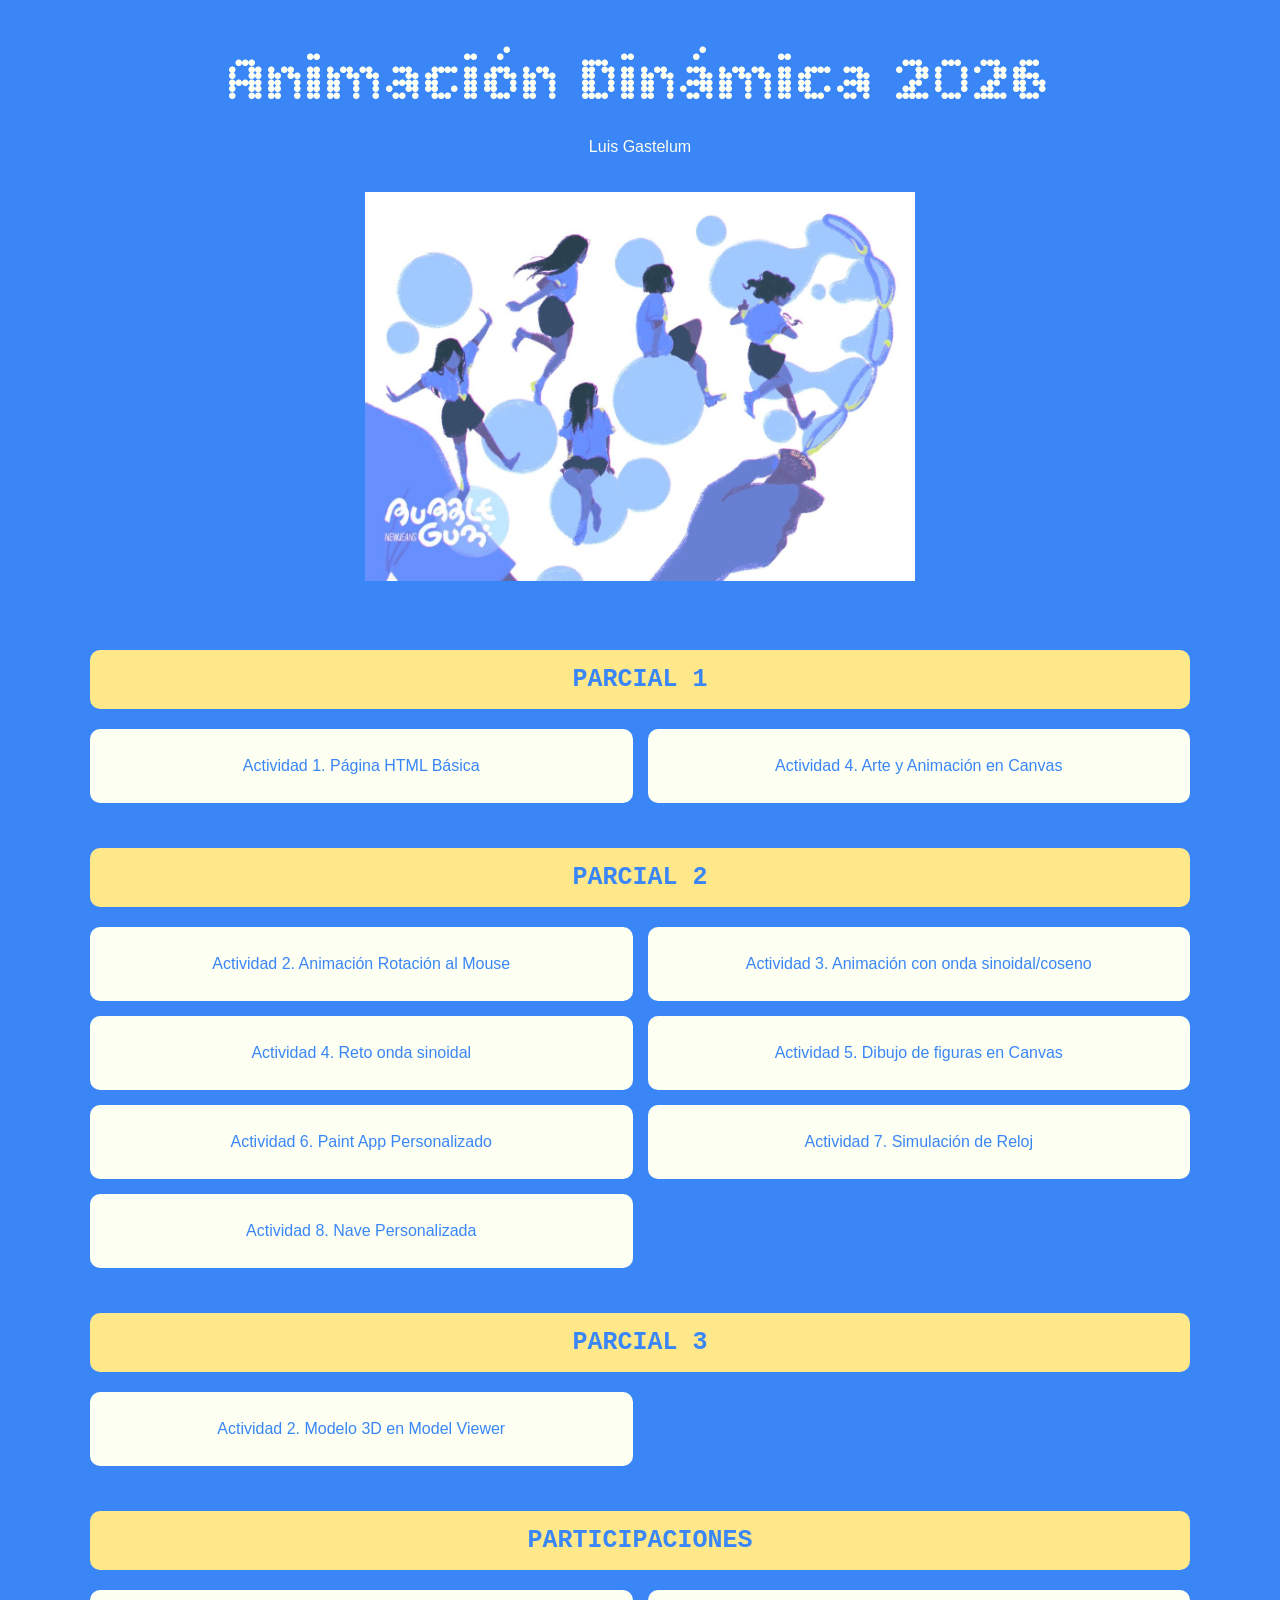
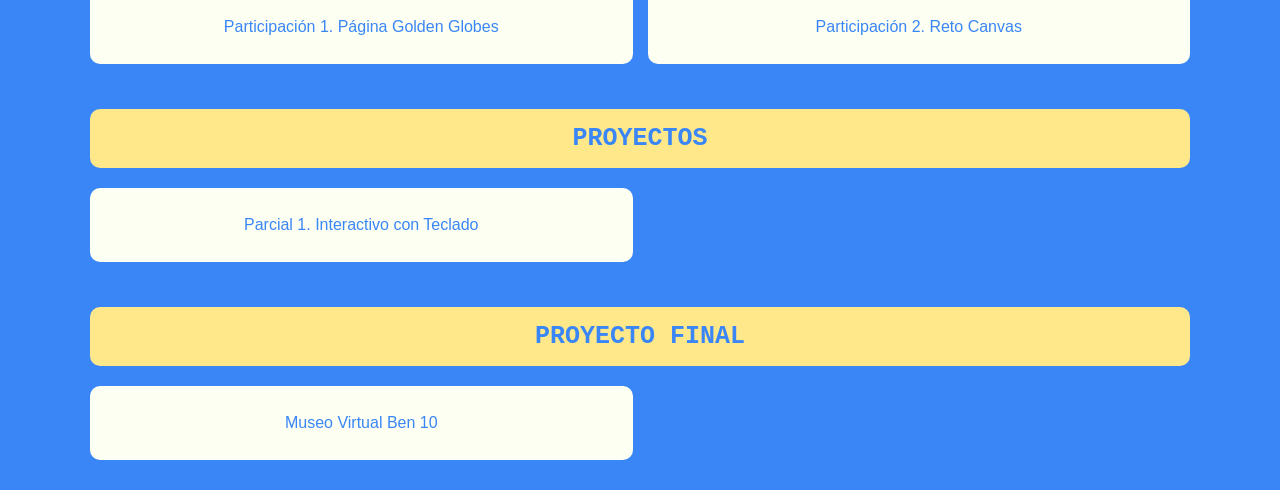
<file: index.html>
<!doctype html>
<html>
<head>
  <link rel="preconnect" href="https://fonts.googleapis.com">
  <link rel="preconnect" href="https://fonts.gstatic.com" crossorigin>
  <link href="https://fonts.googleapis.com/css2?family=Bitcount+Prop+Double:wght@100..900&display=swap" rel="stylesheet">

  <meta charset="utf-8">
  <meta name="viewport" content="width=device-width, initial-scale=1.0">

  <title>Animación Dinámica Luis Gastelum</title>

  <style>
    body {
      background-color: rgb(58, 134, 247);
      text-align: center;
      font-family: Verdana, Geneva, Tahoma, sans-serif;
      margin: 30px;
    }

    h1 {
      color: #fcfff1;
      font-family: "Bitcount Prop Double", system-ui;
      font-weight: 400;
      font-size: 65px;
      margin-bottom: 10px;
    }

    h2 {
      color: rgb(58, 134, 247);
      background-color: #ffe88a;
      font-family: monospace;
      font-size: 25px;
      padding: 15px;
      border-radius: 10px;
      margin-top: 45px;
      margin-bottom: 20px;
    }

    p {
      color: #fcfff1;
      font-size: 16px;
    }

    img {
      width: 80%;
      max-width: 550px;
      height: auto;
      margin: 20px 0;
    }

    .contenido {
      max-width: 1100px;
      margin: auto;
    }

    .actividades {
      display: grid;
      grid-template-columns: 1fr 1fr;
      gap: 15px;
    }

    .actividad {
      background-color: #fcfff1;
      color: rgb(58, 134, 247);
      font-family: Verdana, Geneva, Tahoma, sans-serif;
      border-radius: 10px;
      padding: 25px;
      text-decoration: none;
      font-size: 16px;
      line-height: 1.5;
    }

    @media (max-width: 600px) {
      h1 {
        font-size: 40px;
      }

      .actividades {
        grid-template-columns: 1fr;
      }

      body {
        margin: 15px;
      }
    }
  </style>
</head>

<body>

  <div class="contenido">

    <h1>Animación Dinámica 2026</h1>

    <p>Luis Gastelum</p>

    <img src="menu.jpg" alt="Burbujas Menu">

    <h2>PARCIAL 1</h2>

    <div class="actividades">

      <a class="actividad" href="actividades/a2/pagina01.html">
        Actividad 1. Página HTML Básica
      </a>

      <a class="actividad" href="actividades/a4/actividad04.html">
        Actividad 4. Arte y Animación en Canvas
      </a>

    </div>


    <h2>PARCIAL 2</h2>

    <div class="actividades">

      <a class="actividad" href="actividades/a2p2/a2-rotacion-mouse.html">
        Actividad 2. Animación Rotación al Mouse
      </a>

      <a class="actividad" href="actividades/a3p2/actividad-03-sinoidal-coseno.html">
        Actividad 3. Animación con onda sinoidal/coseno
      </a>

      <a class="actividad" href="actividades/a4p2/actividad-04-reto.html">
        Actividad 4. Reto onda sinoidal
      </a>

      <a class="actividad" href="actividades/a5p2/actividad-05-p2.html">
        Actividad 5. Dibujo de figuras en Canvas
      </a>

      <a class="actividad" href="actividades/a6p2/actividad-06.html">
        Actividad 6. Paint App Personalizado
      </a>

      <a class="actividad" href="actividades/a7p2/actividad-07.html">
        Actividad 7. Simulación de Reloj
      </a>

      <a class="actividad" href="actividades/a8p2/actividad-08.html">
        Actividad 8. Nave Personalizada
      </a>

    </div>


    <h2>PARCIAL 3</h2>

    <div class="actividades">

      <a class="actividad" href="actividades/a2p3/index.html">
        Actividad 2. Modelo 3D en Model Viewer
      </a>

    </div>


    <h2>PARTICIPACIONES</h2>

    <div class="actividades">

      <a class="actividad" href="actividades/p1/participacion01.html">
        Participación 1. Página Golden Globes
      </a>

      <a class="actividad" href="actividades/p2/participacion02.html">
        Participación 2. Reto Canvas
      </a>

    </div>


    <h2>PROYECTOS</h2>

    <div class="actividades">

      <a class="actividad" href="actividades/parcial1/proyecto_newjeans.html">
        Parcial 1. Interactivo con Teclado
      </a>

    </div>


    <h2>PROYECTO FINAL</h2>

    <div class="actividades">

      <a class="actividad" href="https://krenkzz.itch.io/ben-10-museo-virtual">
        Museo Virtual Ben 10
      </a>

    </div>

  </div>

</body>
</html>
</file>
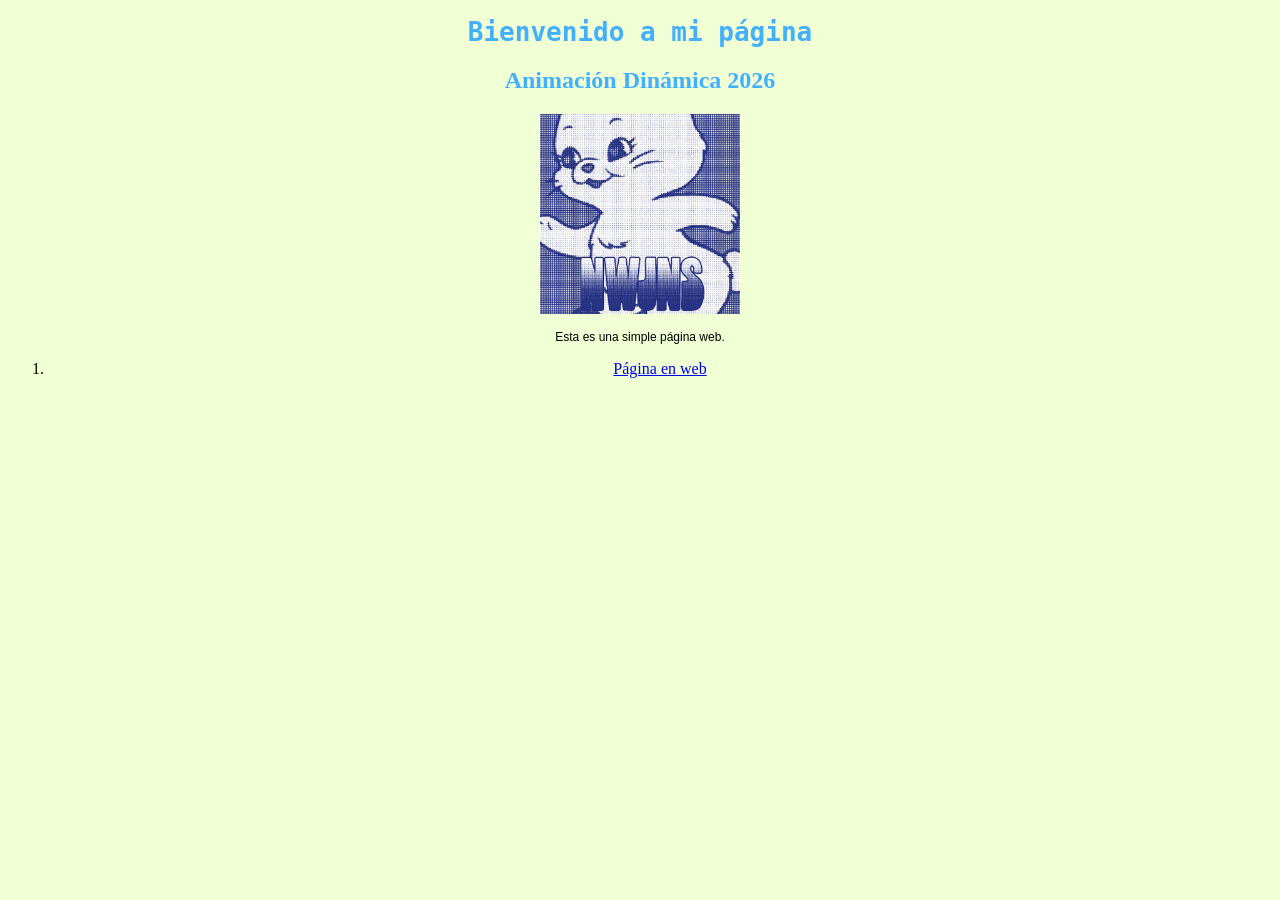
<file: actividades/a2/index.html>
<!doctype html>
<html>
 <head>
   <meta charset="utf-8">
   <title>Mi primera página</title>
   <style>
    body {
       background-color:rgb(240, 255, 212);
       text-align: center;
     }
     h1 {
       color:rgb(66, 176, 255);
       font-family: monospace;
     }
     h2 {
       color:rgb(66, 176, 255);
       font-family: 'Times New Roman', Times, serif;
     }
     p {
       font-family: Verdana, Geneva, Tahoma, sans-serif;
       font-size: 12px;
     }
   </style>
 </head>
 <body>
    <h1>Bienvenido a mi página</h1>
    <h2>Animación Dinámica 2026</h2>
    <img src="newjeans.jpg" alt="NewJeans" width="200" height="200">
    <p>Esta es una simple página web.</p>
    <ol>
        <li><a href="https://www.cetys.mx">Página en web</a></li>
    </ol>
 </body>
</html>
</file>
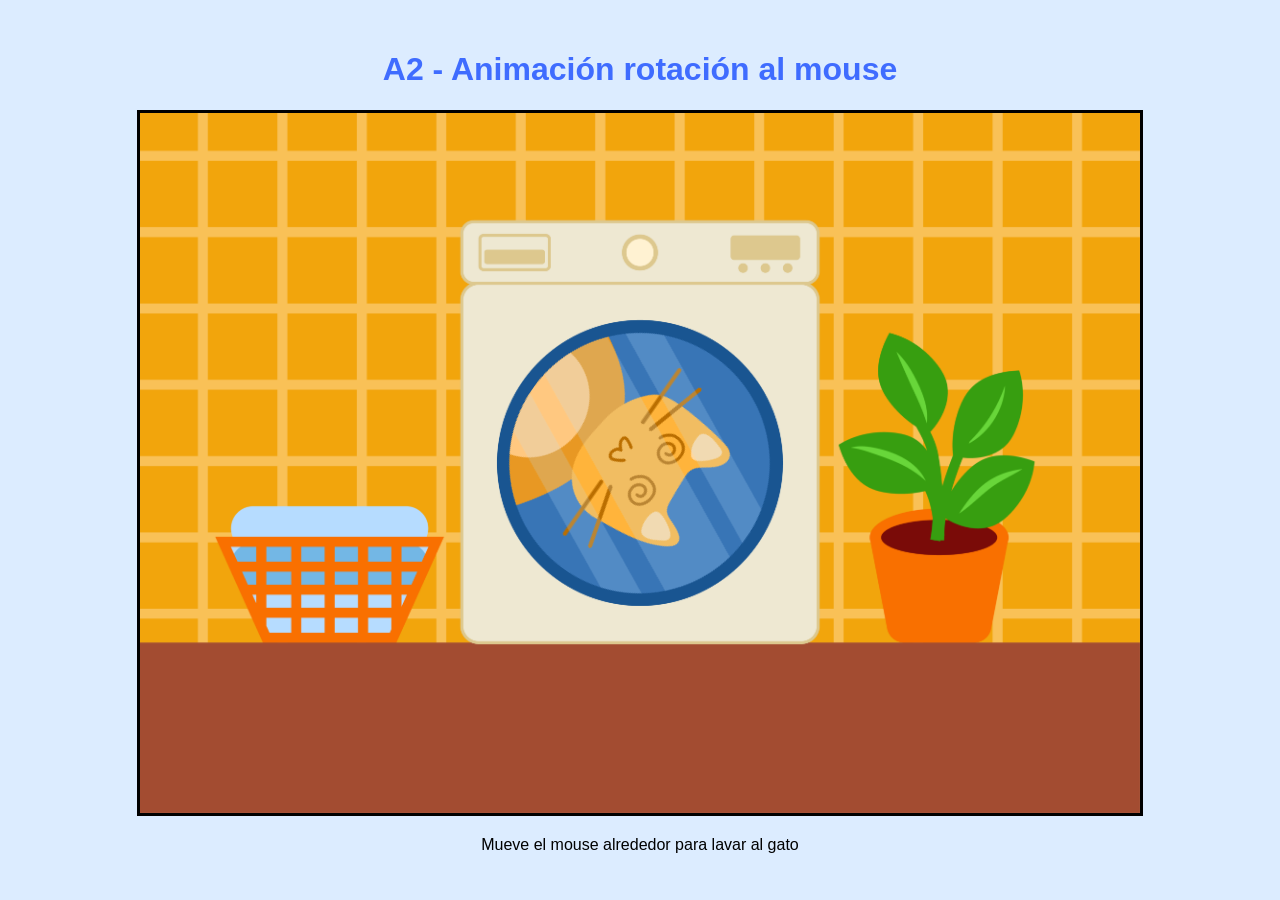
<file: actividades/a2p2/a2-rotacion-mouse.html>
<!doctype html>
<html>
<head>
    <meta charset="utf-8">
    <title>Actividad 2 Rotación con Mouse</title>
    <style>
        body{
            text-align: center;
            background-color: #dcecff;
            font-family: Arial, sans-serif;
            margin: 0;
            padding: 30px;
        }
        h1{
            font-family: Arial, sans-serif;
            color: #3f6cff;
        }
        canvas{
            border: 3px solid black;
            background-color: white;
            background-image: url("escenario.png");
            background-size: cover;
            background-position: center;
            background-repeat: no-repeat;
        }
    </style>
</head>
<body>
    <h1>A2 - Animación rotación al mouse</h1>
    <canvas id="canvas" width="1000" height="700"></canvas>
    <p>Mueve el mouse alrededor para lavar al gato</p>
    <script src="utils.js"></script>
    <script>
    window.onload = function () {
        var canvas = document.getElementById("canvas"),
            context = canvas.getContext("2d"),
            mouse = utils.captureMouse(canvas),
            gato = new Image();
        gato.src = "gato.png";
        (function drawFrame () {
            window.requestAnimationFrame(drawFrame, canvas);
            context.clearRect(
                0,
                0,
                canvas.width,
                canvas.height
            );
            var x = canvas.width / 2;
            var y = canvas.height / 2;
            var dx = mouse.x - x;
            var dy = mouse.y - y;
            var radianes = Math.atan2(dy, dx);
            context.save();
            context.translate(x, y);
            context.rotate(radianes);
            context.drawImage(
                gato,
                -gato.width / 2,
                -gato.height / 2
            );
            context.restore();
        }());
    };
    </script>
</body>
</html>
</file>
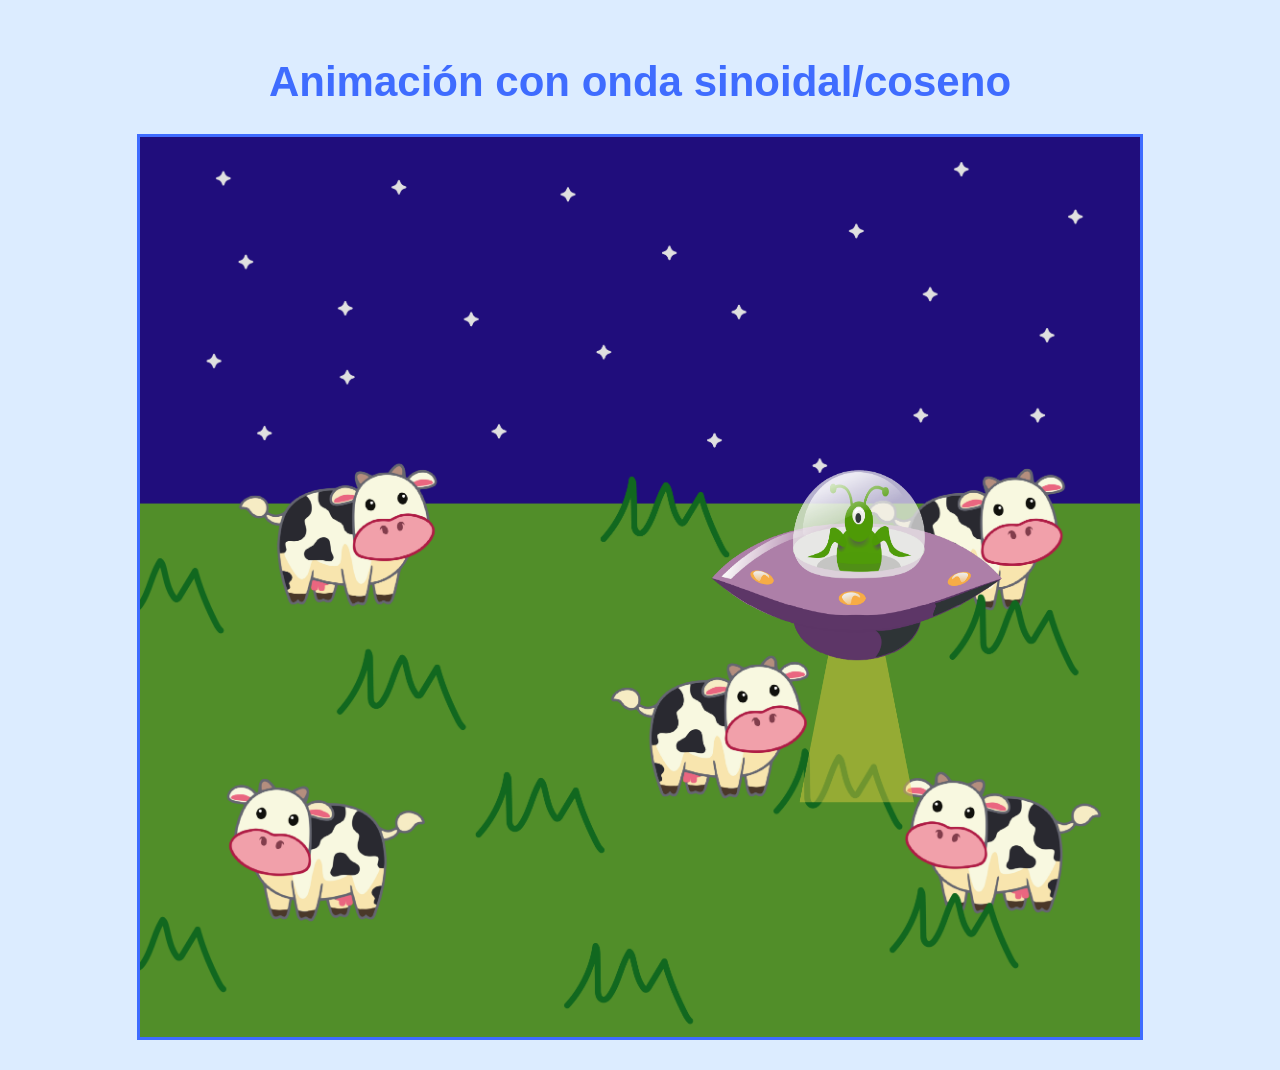
<file: actividades/a3p2/actividad-03-sinoidal-coseno.html>
<!doctype html>
<html>
<head>
  <meta charset="utf-8">
  <title>A3 - Animación con onda sinoidal/coseno</title>
  <link rel="stylesheet" href="style.css">
</head>

<body>

  <h1>Animación con onda sinoidal/coseno</h1>

  <canvas id="canvas" width="1000" height="900"></canvas>

  <script src="./classes/ovni.js"></script>

  <script>
    window.onload = function () {

      var canvas = document.getElementById("canvas"),
          context = canvas.getContext("2d"),
          ovni = new Ovni(),

          angle = 0,
          centerX = canvas.width / 2,
          centerY = canvas.height / 2,

          rangeX = 250,
          rangeY = 100,

          centerScale = 1,
          rangeScale = 0.2,

          speed = 0.03;


      (function drawFrame() {

        window.requestAnimationFrame(drawFrame, canvas);

        context.clearRect(
          0,
          0,
          canvas.width,
          canvas.height
        );


        // MOVIMIENTO HORIZONTAL - SENO
        ovni.x =
          centerX + Math.sin(angle) * rangeX;


        // MOVIMIENTO VERTICAL - COSENO
        ovni.y =
          centerY + Math.cos(angle) * rangeY;


        // PULSO
        ovni.scaleX =
          ovni.scaleY =
          centerScale + Math.sin(angle * 3) * rangeScale;


        angle += speed;


        ovni.draw(context);

      }());

    };
  </script>

</body>
</html>
</file>
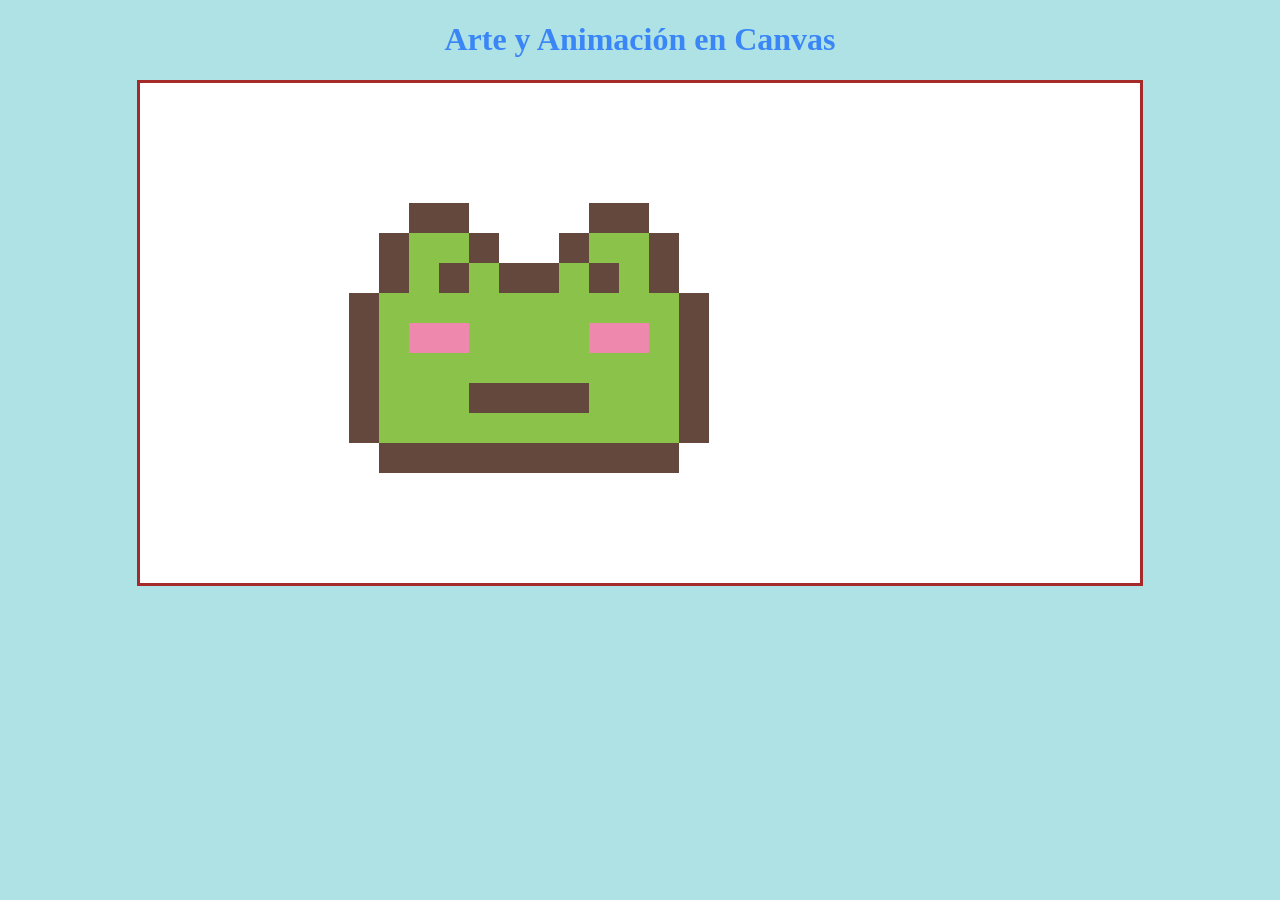
<file: actividades/a4/actividad04.html>
<!doctype html>
<html>
<head>
    <meta charset="utf-8">
    <title>A4 - Arte en Canvas</title>

    <style>
        body{
            text-align: center;
            background-color: rgb(174, 226, 228);
        }

        h1{
            color: rgb(58, 134, 247);
            font-family: 'Times New Roman', Times, serif;
        }

        canvas{
            border: 3px solid brown;
            background-color: white;
        }
    </style>

    <script>

        var x = 20;
        var dx = 3;

        var pixel = 30;

        var anchoRana = 12 * pixel;


        function rana(context){

            context.fillStyle = "#65483d";

            context.fillRect(x + pixel * 2, 120, pixel * 2, pixel);
            context.fillRect(x + pixel * 8, 120, pixel * 2, pixel);

            context.fillRect(x + pixel, 150, pixel, pixel * 2);
            context.fillRect(x + pixel * 4, 150, pixel, pixel);
            context.fillRect(x + pixel * 7, 150, pixel, pixel);
            context.fillRect(x + pixel * 10, 150, pixel, pixel * 2);

            context.fillRect(x + pixel * 3, 180, pixel, pixel);
            context.fillRect(x + pixel * 8, 180, pixel, pixel);

            context.fillRect(x + pixel * 5, 180, pixel, pixel);
            context.fillRect(x + pixel * 6, 180, pixel, pixel);

            context.fillRect(x, 210, pixel, pixel * 5);
            context.fillRect(x + pixel * 11, 210, pixel, pixel * 5);

            context.fillRect(x + pixel * 4, 300, pixel * 4, pixel);

            context.fillRect(x + pixel, 360, pixel * 10, pixel);

            context.fillStyle = "#8bc34a";

            context.fillRect(x + pixel * 2, 150, pixel * 2, pixel);
            context.fillRect(x + pixel * 8, 150, pixel * 2, pixel);

            context.fillRect(x + pixel * 2, 180, pixel, pixel);
            context.fillRect(x + pixel * 4, 180, pixel, pixel);
            context.fillRect(x + pixel * 7, 180, pixel, pixel);
            context.fillRect(x + pixel * 9, 180, pixel, pixel);

            context.fillRect(x + pixel, 210, pixel * 10, pixel * 5);

            context.fillStyle = "#65483d";

            context.fillRect(x + pixel * 5, 180, pixel, pixel);
            context.fillRect(x + pixel * 6, 180, pixel, pixel);

            context.fillRect(x + pixel * 4, 300, pixel * 4, pixel);

            context.fillStyle = "#ef88ad";

            context.fillRect(x + pixel * 2, 240, pixel * 2, pixel);
            context.fillRect(x + pixel * 8, 240, pixel * 2, pixel);
        }


        function animate(){

            requestAnimationFrame(animate);

            var canvas = document.getElementById("micanvas");
            var context = canvas.getContext("2d");

            context.clearRect(0, 0, canvas.width, canvas.height);

            rana(context);


            if(x + anchoRana >= canvas.width - 20){
                dx = -3;
            }

            if(x <= 20){
                dx = 3;
            }

            x += dx;
        }


        window.onload = function(){
            animate();
        };

    </script>

</head>

<body>

    <h1>Arte y Animación en Canvas</h1>

    <canvas id="micanvas" width="1000" height="500"></canvas>

</body>
</html>
</file>
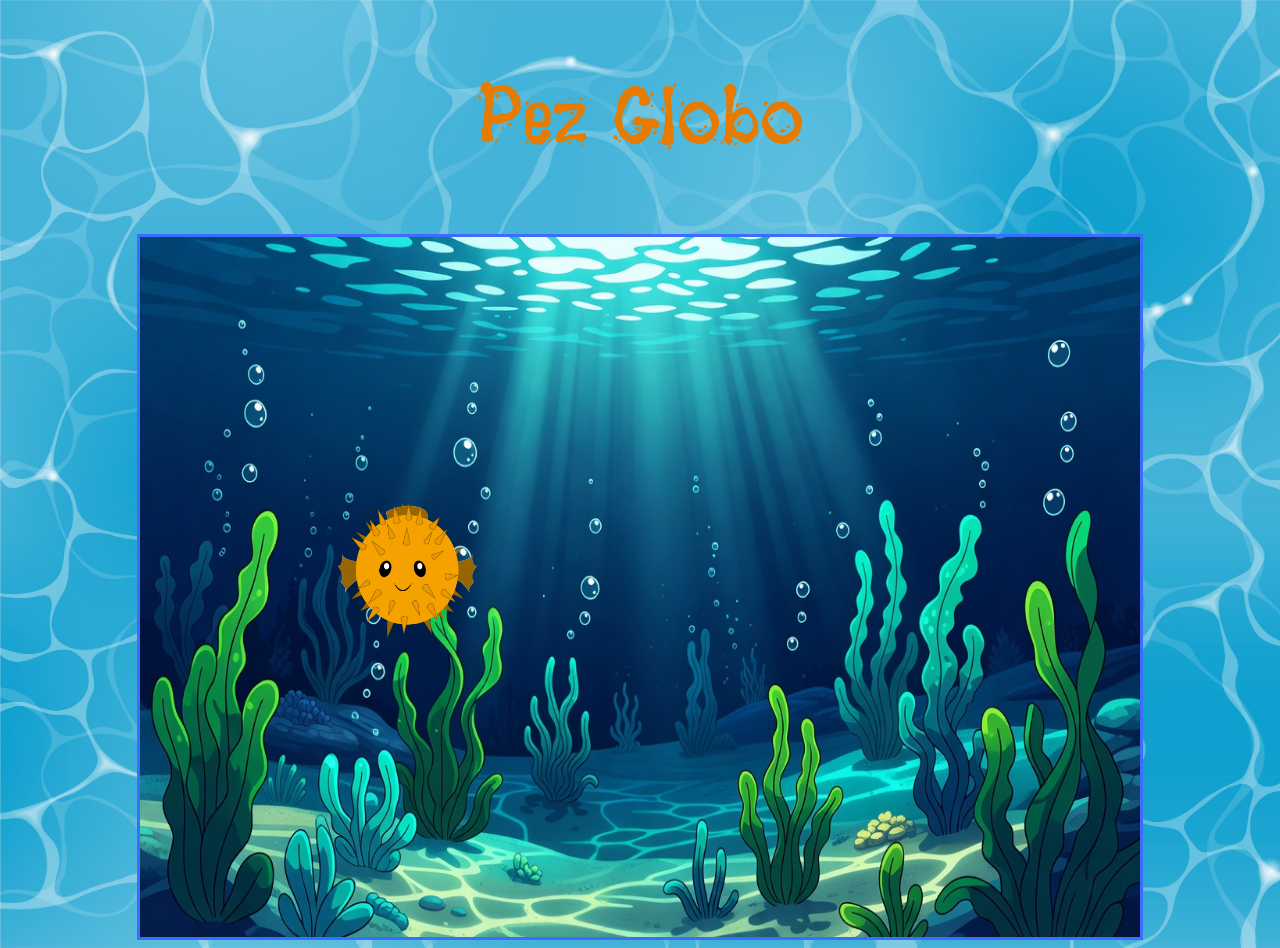
<file: actividades/a4p2/actividad-04-reto.html>
<!doctype html>
<html>
<head>
  <meta charset="utf-8">
  <title>A4 - Reto onda sinoidal</title>
  <link rel="stylesheet" href="style.css">
</head>

<link rel="preconnect" href="https://fonts.googleapis.com">
<link rel="preconnect" href="https://fonts.gstatic.com" crossorigin>
<link href="https://fonts.googleapis.com/css2?family=Black+And+White+Picture&display=swap" rel="stylesheet">

<body>

  <h1>Pez Globo</h1>

  <canvas id="canvas" width="1000" height="700"></canvas>

  <script src="./classes/pez.js"></script>

  <script>
    window.onload = function () {

      var canvas = document.getElementById("canvas"),
          context = canvas.getContext("2d"),
          pez = new Pez(),

          angle = 0,
          centerY = 350,
          range = 120,
          speed = 0.08,
          xspeed = 4;

      pez.x = 100;

      (function drawFrame() {

        window.requestAnimationFrame(drawFrame, canvas);

        context.clearRect(
          0,
          0,
          canvas.width,
          canvas.height
        );

        pez.x += xspeed;

        pez.y =
          centerY + Math.sin(angle) * range;

        if (
          pez.x >= canvas.width - pez.width / 2 ||
          pez.x <= pez.width / 2
        ) {
          xspeed *= -1;
        }

        angle += speed;

        pez.draw(context);

      }());

    };
  </script>

</body>
</html>
</file>
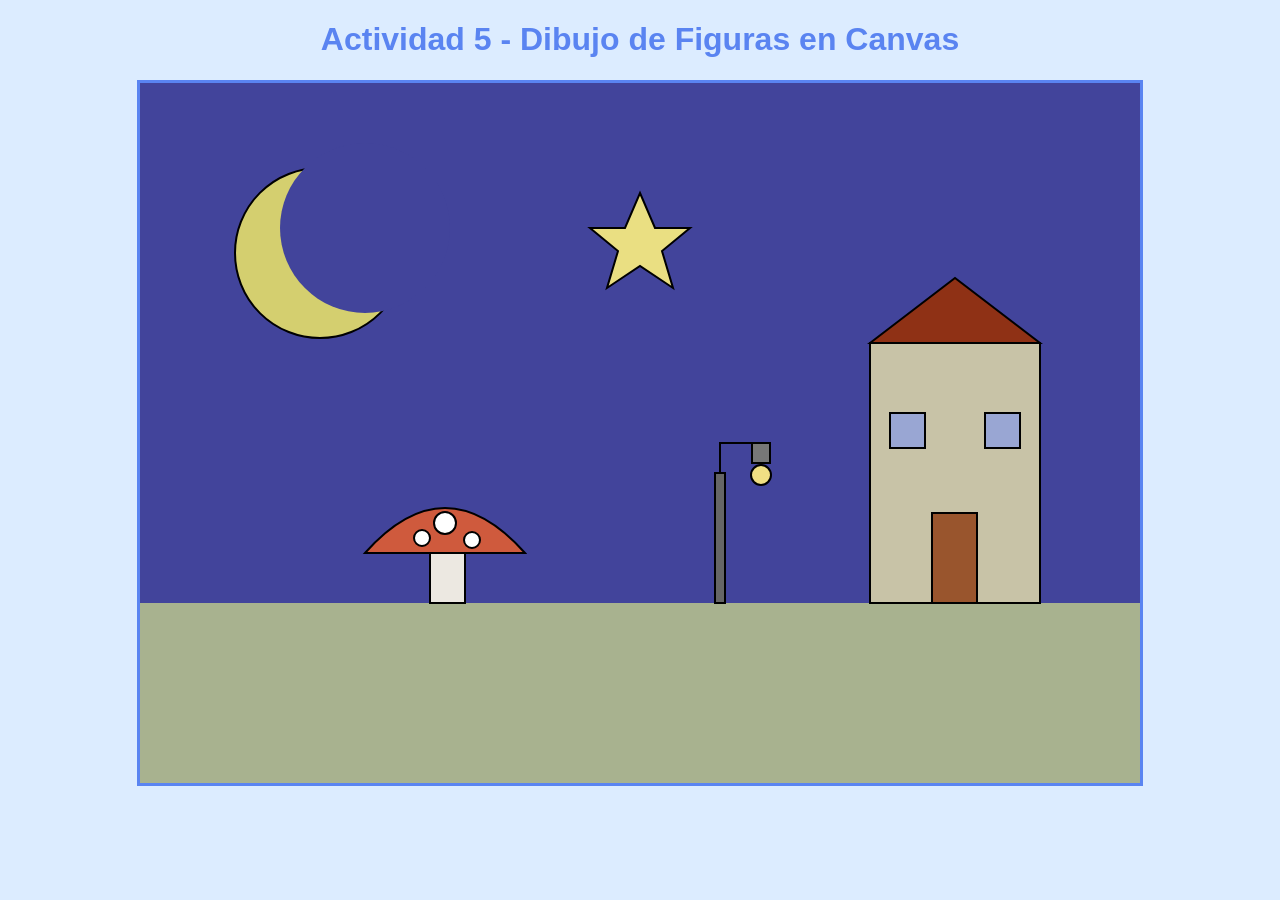
<file: actividades/a5p2/actividad-05-p2.html>
<!doctype html>
<html>
<head>
  <meta charset="utf-8">
  <title>Actividad 5 - Figuras en Canvas</title>

  <style>
    body{
      text-align: center;
      background-color: #dcecff;
      font-family: Arial, sans-serif;
    }

    h1{
      color: #5a84f1;
    }

    canvas{
      border: 3px solid #5a84f1;
      margin-bottom: 30px;
    }
  </style>
</head>

<body>

  <h1>Actividad 5 - Dibujo de Figuras en Canvas</h1>

  <canvas id="canvas" width="1000" height="700"></canvas>

  <script>

    window.onload = function () {
      var canvas = document.getElementById("canvas"),
          context = canvas.getContext("2d");

      context.lineWidth = 2;
      context.strokeStyle = "black";


      context.fillStyle = "#42449b";
      context.fillRect(0, 0, 1000, 520);

      context.fillStyle = "#a8b28f";
      context.fillRect(0, 520, 1000, 180);


      /* luna */
      context.beginPath();
      context.arc(180, 170, 85, 0, Math.PI * 2);
      context.fillStyle = "#d4cf6f";
      context.fill();
      context.stroke();

      context.beginPath();
      context.arc(225, 145, 85, 0, Math.PI * 2);
      context.fillStyle = "#42449b";
      context.fill();


      /* estrella */
      context.beginPath();
      context.moveTo(500, 110);
      context.lineTo(515, 145);
      context.lineTo(550, 145);
      context.lineTo(522, 168);
      context.lineTo(533, 205);
      context.lineTo(500, 183);
      context.lineTo(467, 205);
      context.lineTo(478, 168);
      context.lineTo(450, 145);
      context.lineTo(485, 145);
      context.closePath();

      context.fillStyle = "#eadf82";
      context.fill();
      context.stroke();


      /* casa */
      context.fillStyle = "#c8c3a7";
      context.fillRect(730, 260, 170, 260);
      context.strokeRect(730, 260, 170, 260);

      context.beginPath();
      context.moveTo(730, 260);
      context.lineTo(815, 195);
      context.lineTo(900, 260);
      context.closePath();

      context.fillStyle = "#8f3115";
      context.fill();
      context.stroke();

      context.fillStyle = "#99a6d3";
      context.fillRect(750, 330, 35, 35);
      context.strokeRect(750, 330, 35, 35);

      context.fillRect(845, 330, 35, 35);
      context.strokeRect(845, 330, 35, 35);

      context.fillStyle = "#99552d";
      context.fillRect(792, 430, 45, 90);
      context.strokeRect(792, 430, 45, 90);


      /* honguito */
      context.beginPath();
      context.moveTo(225, 470);
      context.quadraticCurveTo(305, 380, 385, 470);
      context.lineTo(225, 470);
      context.closePath();

      context.fillStyle = "#cf5a3d";
      context.fill();
      context.stroke();

      context.fillStyle = "#ece8e1";
      context.fillRect(290, 470, 35, 50);
      context.strokeRect(290, 470, 35, 50);

      context.beginPath();
      context.arc(282, 455, 8, 0, Math.PI * 2);
      context.fillStyle = "white";
      context.fill();
      context.stroke();

      context.beginPath();
      context.arc(305, 440, 11, 0, Math.PI * 2);
      context.fill();
      context.stroke();

      context.beginPath();
      context.arc(332, 457, 8, 0, Math.PI * 2);
      context.fill();
      context.stroke();


      /* lampara */
      context.fillStyle = "#666666";
      context.fillRect(575, 390, 10, 130);
      context.strokeRect(575, 390, 10, 130);

      context.beginPath();
      context.moveTo(580, 390);
      context.lineTo(580, 360);
      context.lineTo(620, 360);
      context.stroke();

      context.fillStyle = "#777777";
      context.fillRect(612, 360, 18, 20);
      context.strokeRect(612, 360, 18, 20);

      context.beginPath();
      context.arc(621, 392, 10, 0, Math.PI * 2);
      context.fillStyle = "#f0df84";
      context.fill();
      context.stroke();
    };

  </script>

</body>
</html>
</file>
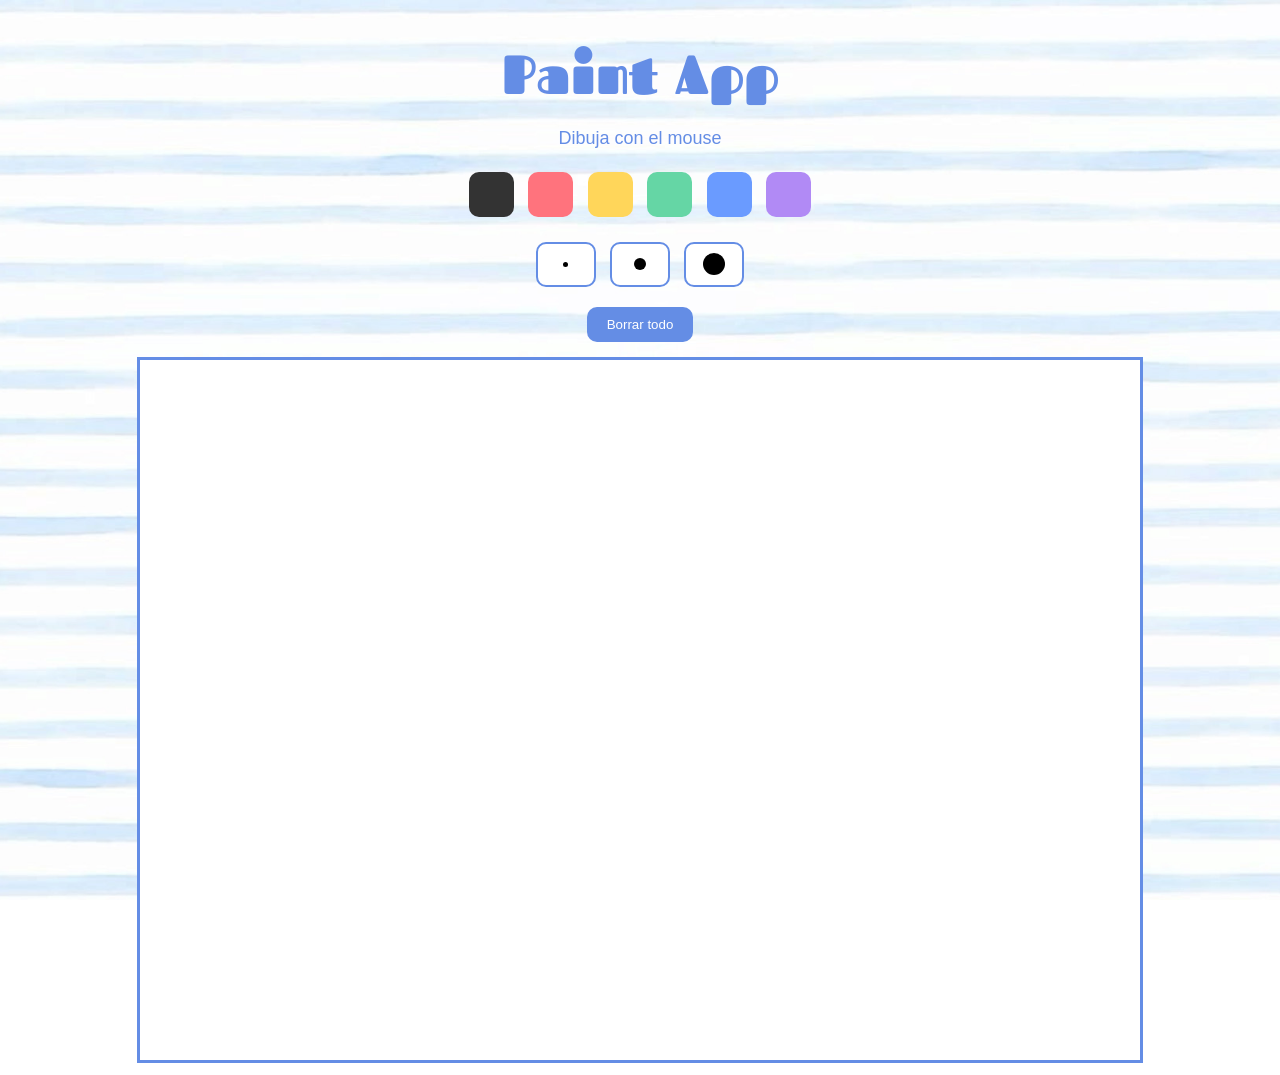
<file: actividades/a6p2/actividad-06.html>
<!doctype html>
<html>
<head>
  <meta charset="utf-8">
  <title>A6 - Paint App personalizado</title>

  <link rel="preconnect" href="https://fonts.googleapis.com">
  <link rel="preconnect" href="https://fonts.gstatic.com" crossorigin>
  <link href="https://fonts.googleapis.com/css2?family=Fascinate&display=swap" rel="stylesheet">

  <style>
    body {
      text-align: center;
      background-image: url("fondo.jpg");
      background-size: cover;
      background-position: center;
      background-attachment: fixed;
      font-family: Arial;
    }

    h1 {
      color: #648DE5;
      font-family: "Fascinate", system-ui;
      font-weight: 400;
      font-size: 55px;
      margin-bottom: 5px;
    }

    p {
      color: #648DE5;
      font-size: 18px;
    }

    canvas {
      background-color: white;
      border: 3px solid #648DE5;
    }

    .colores {
      margin: 15px;
    }

    .colores button {
      width: 45px;
      height: 45px;
      margin: 5px;
      cursor: pointer;
      border: none;
      border-radius: 10px;
    }

    #red { background-color: #FF737D; }
    #yellow { background-color: #FFD65A; }
    #green { background-color: #65D6A5; }
    #blue { background-color: #6A9BFF; }
    #purple { background-color: #B18AF5; }
    #black { background-color: #333333; }

    .grosores {
      margin: 15px;
    }

    .grosores button {
      width: 60px;
      height: 45px;
      margin: 5px;
      background-color: white;
      border: 2px solid #648DE5;
      border-radius: 10px;
      cursor: pointer;
    }

    .circulo1 {
      width: 5px;
      height: 5px;
      background-color: black;
      border-radius: 50%;
      margin: auto;
    }

    .circulo2 {
      width: 12px;
      height: 12px;
      background-color: black;
      border-radius: 50%;
      margin: auto;
    }

    .circulo3 {
      width: 22px;
      height: 22px;
      background-color: black;
      border-radius: 50%;
      margin: auto;
    }

    #clear {
      background-color: #648DE5;
      color: white;
      padding: 10px 20px;
      margin-bottom: 15px;
      border: none;
      border-radius: 10px;
      cursor: pointer;
    }
  </style>
</head>

<body>

  <h1>Paint App</h1>
  <p>Dibuja con el mouse</p>

  <div class="colores">
  <button id="black" value="#333333"></button>
  <button id="red" value="#FF737D"></button>
  <button id="yellow" value="#FFD65A"></button>
  <button id="green" value="#65D6A5"></button>
  <button id="blue" value="#6A9BFF"></button>
  <button id="purple" value="#B18AF5"></button>
  </div>

  <div class="grosores">
    <button value="2">
      <div class="circulo1"></div>
    </button>

    <button value="8">
      <div class="circulo2"></div>
    </button>

    <button value="15">
      <div class="circulo3"></div>
    </button>
  </div>

  <button id="clear">Borrar todo</button>

  <div>
    <canvas id="canvas" width="1000" height="700"></canvas>
  </div>

  <script src="utils.js"></script>

  <script>
    window.onload = function () {

      var canvas = document.getElementById('canvas'),
          context = canvas.getContext('2d'),
          mouse = utils.captureMouse(canvas);

      context.lineWidth = 2;

      // Dibujar con el mouse
      canvas.addEventListener('mousedown', function () {
        context.beginPath();
        context.moveTo(mouse.x, mouse.y);
        canvas.addEventListener('mousemove', onMouseMove, false);
      }, false);

      canvas.addEventListener('mouseup', function () {
        canvas.removeEventListener('mousemove', onMouseMove, false);
      }, false);

      function onMouseMove () {
        context.lineTo(mouse.x, mouse.y);
        context.stroke();
      }

      // Cambiar color
      var colores = document.getElementsByClassName('colores')[0];

      colores.addEventListener('click', function(event) {
        if (event.target.tagName === 'BUTTON') {
          context.strokeStyle = event.target.value;
        }
      });

      // Cambiar grosor
      var grosores = document.getElementsByClassName('grosores')[0];

      grosores.addEventListener('click', function(event) {
        var boton = event.target.closest('button');

        if (boton) {
          context.lineWidth = boton.value;
        }
      });

      // Borrar todo
      var clearButton = document.getElementById('clear');

      clearButton.addEventListener('click', function() {
        context.clearRect(0, 0, canvas.width, canvas.height);
      });

    };
  </script>

</body>
</html>
</file>
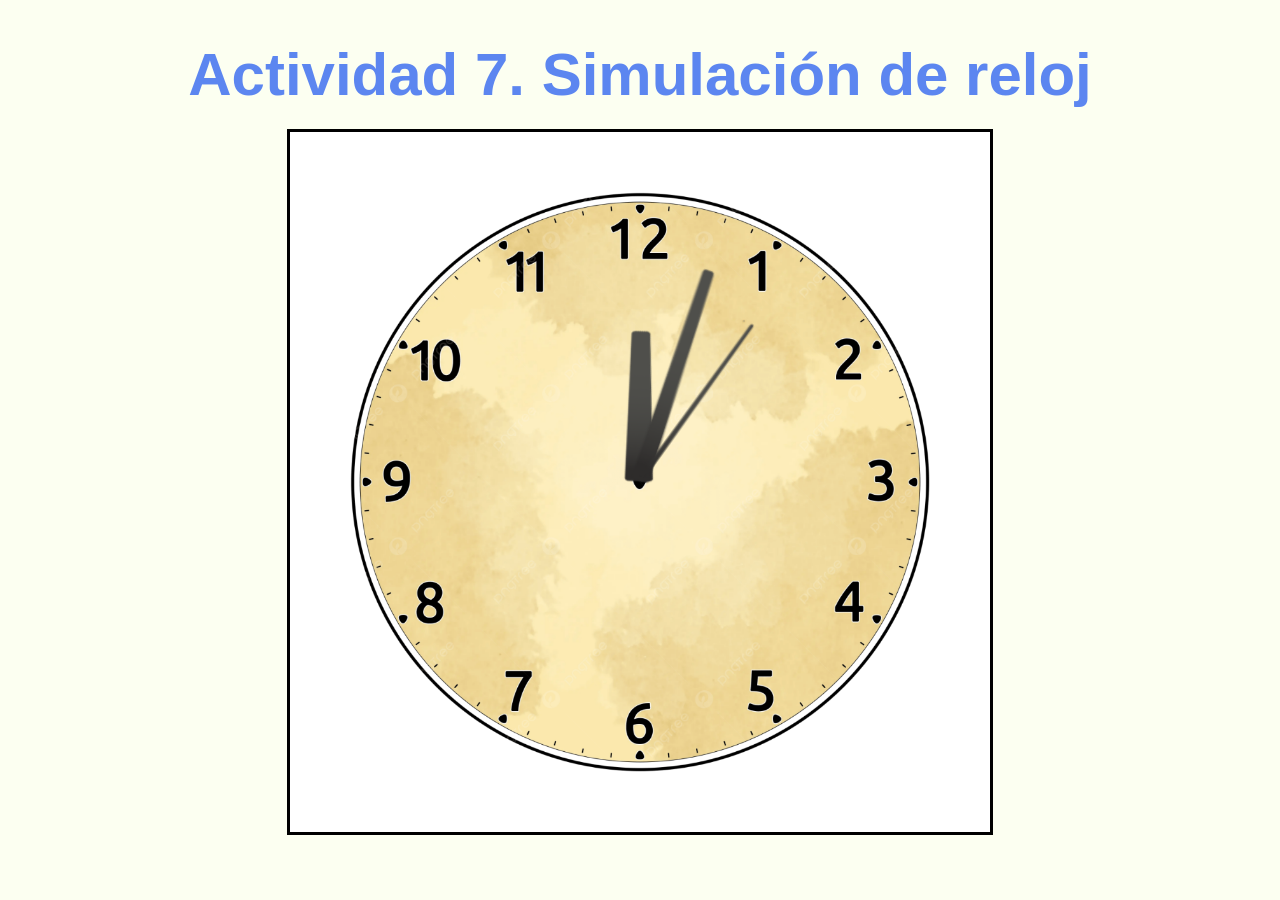
<file: actividades/a7p2/actividad-07.html>
<!doctype html>
<html>
<head>
  <meta charset="utf-8">
  <title>Actividad 7 - Simulación de reloj</title>

  <style>
    body {
      background-color: #fcfff1;
      text-align: center;
      font-family: Arial, sans-serif;
    }

    h1 {
      color: rgb(92, 134, 240);
      font-size: 60px;
      margin-bottom: 20px;
    }

    canvas {
      background-color: white;
      width: 700px;
      height: 700px;
      border: 3px solid black;
    }
  </style>
</head>

<body>

  <h1>Actividad 7. Simulación de reloj</h1>

  <canvas id="canvas" width="1100" height="1100"></canvas>

  <script src="utils.js"></script>

  <script>
    window.onload = function () {

      var canvas = document.getElementById("canvas"),
          context = canvas.getContext("2d"),

          vr1 = 0.05,       // Horas
          vr2 = vr1 * 12,   // Minutos
          vr3 = vr2 * 60;   // Segundos

      var reloj = new Image();
      reloj.src = "reloj.png";

      var hora = new Image();
      hora.src = "horas.png";

      var minuto = new Image();
      minuto.src = "minutos.png";

      var segundo = new Image();
      segundo.src = "segundos.png";

      var radianes1 = 0;
      var radianes2 = 0;
      var radianes3 = 0;

      (function drawFrame () {

        window.requestAnimationFrame(drawFrame, canvas);

        context.clearRect(0, 0, canvas.width, canvas.height);
        
        if (reloj.complete && reloj.naturalWidth > 0) {
          context.drawImage(reloj, 50, 50, 1000, 1000);
        }

        // Velocidad
        radianes1 += vr1 * Math.PI / 180;
        radianes2 += vr2 * Math.PI / 180;
        radianes3 += vr3 * Math.PI / 180;

        // Horas
        if (hora.complete && hora.naturalWidth > 0) {
          context.save();
          context.translate(550, 550);
          context.rotate(radianes1);
          context.drawImage(hora, -500, -500, 1000, 1000);
          context.restore();
        }

        // Minutos
        if (minuto.complete && minuto.naturalWidth > 0) {
          context.save();
          context.translate(550, 550);
          context.rotate(radianes2);
          context.drawImage(minuto, -500, -500, 1000, 1000);
          context.restore();
        }

        // Segundos
        if (segundo.complete && segundo.naturalWidth > 0) {
          context.save();
          context.translate(550, 550);
          context.rotate(radianes3);
          context.drawImage(segundo, -500, -500, 1000, 1000);
          context.restore();
        }

      }());

    };
  </script>

</body>
</html>
</file>
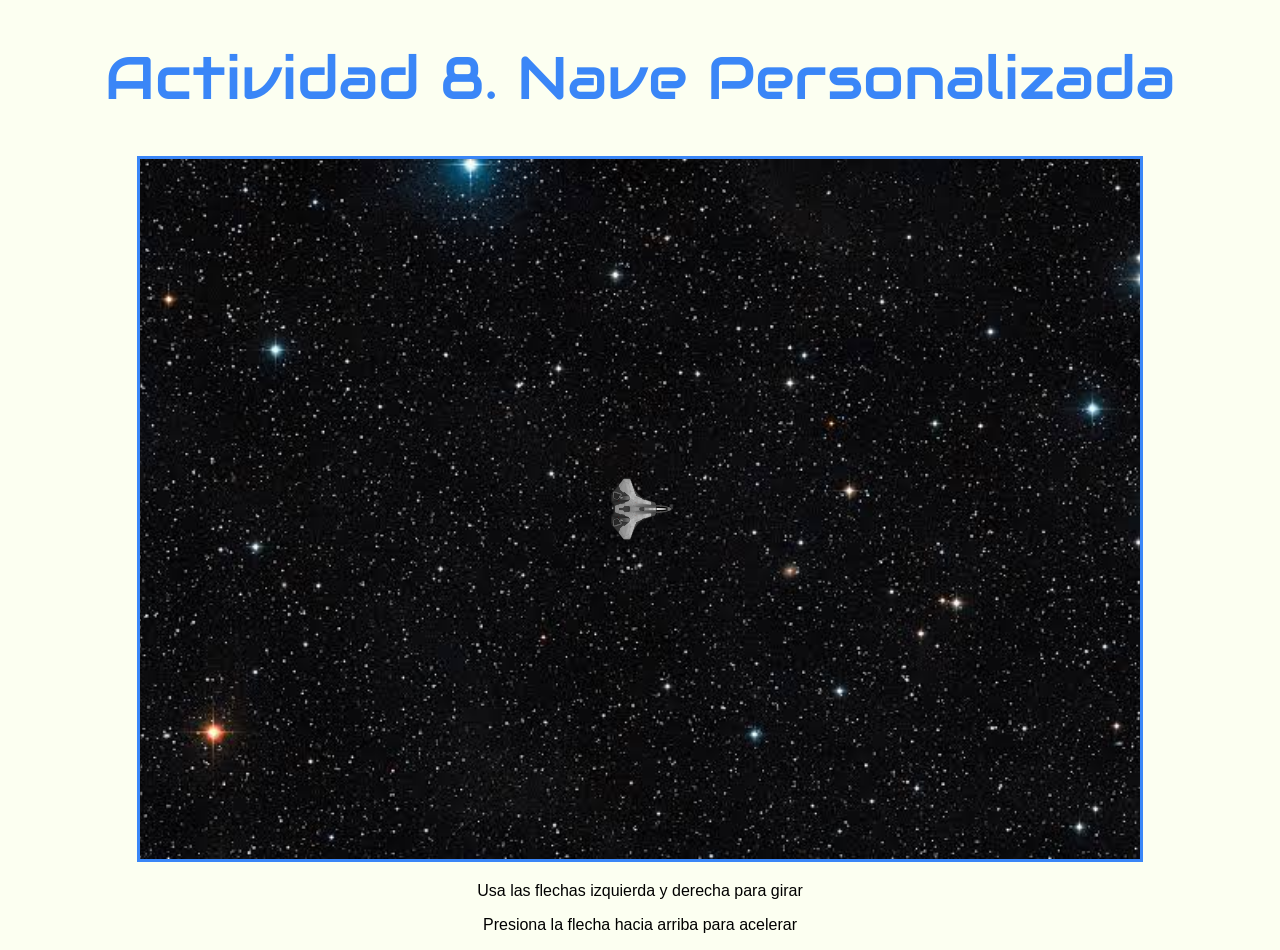
<file: actividades/a8p2/actividad-08.html>
<!doctype html>
<html>
<head>
  <meta charset="utf-8">
  <title>Actividad 8 - Nave Personalizada</title>

  <link rel="preconnect" href="https://fonts.googleapis.com">
  <link rel="preconnect" href="https://fonts.gstatic.com" crossorigin>
  <link href="https://fonts.googleapis.com/css2?family=Audiowide&display=swap" rel="stylesheet">

  <style>
    body {
      background-color: #fcfff1;
      text-align: center;
    }

    h1 {
      color: rgb(58, 134, 247);
      font-family: "Audiowide", sans-serif;
      font-weight: 400;
      font-style: normal;
      font-size: 60px;
    }

    #canvas {
      background-image: url("fondo.jpg");
      background-size: cover;
      background-position: center;
      border: 3px solid rgb(58, 134, 247);
    }

    p {
      font-family: sans-serif;
    }
  </style>
</head>

<body>

  <h1>Actividad 8. Nave Personalizada</h1>

  <canvas id="canvas" width="1000" height="700"></canvas>

  <p>Usa las flechas izquierda y derecha para girar</p>
  <p>Presiona la flecha hacia arriba para acelerar</p>

  <script src="minave.js"></script>

  <script>
    window.onload = function() {
      var canvas = document.getElementById('canvas'),
          context = canvas.getContext('2d'),
          nave = new Navecita(),
          vr = 0,
          vx = 0,
          vy = 0,
          thrust = 0,
          friction = 0.97;

      var teclas = {};

      nave.x = canvas.width / 2;
      nave.y = canvas.height / 2;

      window.addEventListener('keydown', function(event) {
        if (event.keyCode >= 37 && event.keyCode <= 40) {
          event.preventDefault();
        }
        teclas[event.keyCode] = true;
      }, false);

      window.addEventListener('keyup', function(event) {
        teclas[event.keyCode] = false;
      }, false);

      window.addEventListener('blur', function() {
        teclas = {};
      }, false);

      (function drawFrame() {
        window.requestAnimationFrame(drawFrame);
        context.clearRect(0, 0, canvas.width, canvas.height);

        // Controles de la nave
        vr = 0;
        thrust = 0;
        nave.showFlame = false;

        if (teclas[37]) {
          vr = -3;
        }

        if (teclas[39]) {
          vr = 3;
        }

        if (teclas[38]) {
          thrust = 0.05;
          nave.showFlame = true;
        }

        // Rotación y aceleración
        nave.rotation += vr * Math.PI / 180;

        var angle = nave.rotation,
            ax = Math.cos(angle) * thrust,
            ay = Math.sin(angle) * thrust,
            left = 0,
            right = canvas.width,
            top = 0,
            bottom = canvas.height;

        vx += ax;
        vy += ay;

        // Fricción
        vx *= friction;
        vy *= friction;

        // Movimiento
        nave.x += vx;
        nave.y += vy;

        // Screen wrapping horizontal
        if (nave.x - nave.width / 2 > right) {
          nave.x = left - nave.width / 2;
        } else if (nave.x + nave.width / 2 < left) {
          nave.x = right + nave.width / 2;
        }

        // Screen wrapping vertical
        if (nave.y - nave.height / 2 > bottom) {
          nave.y = top - nave.height / 2;
        } else if (nave.y + nave.height / 2 < top) {
          nave.y = bottom + nave.height / 2;
        }

        // Dibujar nave
        nave.draw(context);

      }());
    };
  </script>

</body>
</html>
</file>
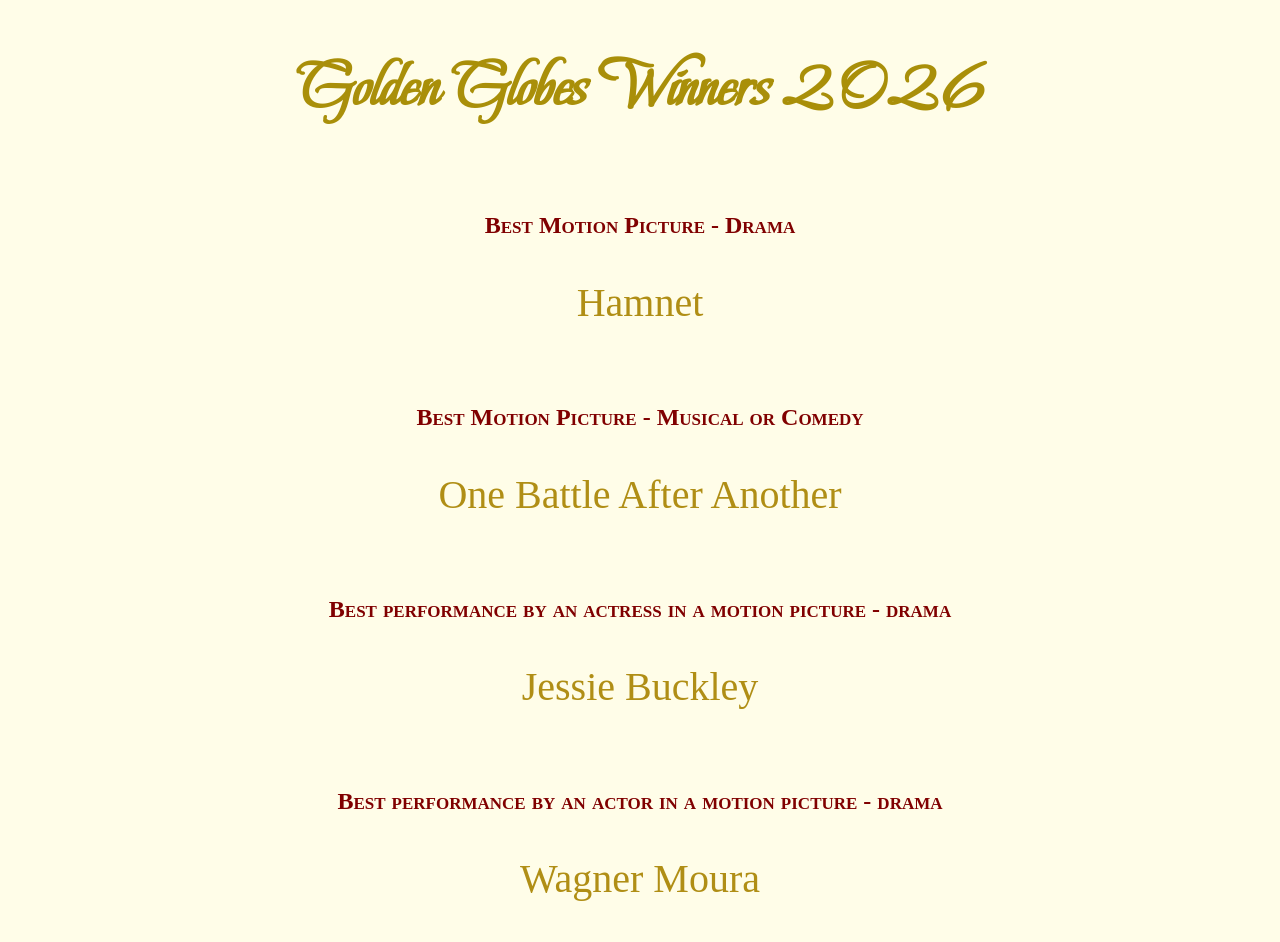
<file: actividades/p1/participacion01.html>
<!doctype html>
<html>
 <head>

    <link rel="preconnect" href="https://fonts.googleapis.com">
    <link rel="preconnect" href="https://fonts.gstatic.com" crossorigin>
    <link href="https://fonts.googleapis.com/css2?family=Beau+Rivage&display=swap" rel="stylesheet">

   <meta charset="utf-8">
   <title>Participación 01 Golden Globes</title>
   <style>
    body {
        background-color:rgb(255, 253, 232);
        text-align: center;
    }
    h1{
        font-family: "Beau Rivage", cursive;
        color: rgb(169, 143, 9);
        font-size: 65px;
    }
    h2 {
        color:maroon;
        font-variant: small-caps;
    }
    p {
        color:rgb(176, 142, 21);
        font-size: 40px;
    }
    </style>
    <script>
        function init(){
            var nombreactor = document.getElementById("bestactor");
            nombreactor.innerHTML = "Wagner Moura";

            var nombredrama = document.getElementById("bestdrama")
            nombredrama.innerHTML = "Hamnet";

            var nombrecomedy = document.getElementById("bestcomedy")
            nombrecomedy.innerHTML = "One Battle After Another";

            var nombreactress = document.getElementById("bestactress")
            nombreactress.innerHTML = "Jessie Buckley";
        }
        window.onload = init;
    </script>

 </head>
 <body>
     <h1>Golden Globes Winners 2026</h1>
 </br>
     <h2>Best Motion Picture - Drama</h2>
     <p id="bestdrama">Name Drama</p>
 </br>
     <h2>Best Motion Picture - Musical or Comedy</h2>
     <p id="bestcomedy">Name Comedy</p>
 </br>
     <h2>Best performance by an actress in a motion picture - drama</h2>
     <p id="bestactress">Name Actress</p>
 </br>
     <h2>Best performance by an actor in a motion picture - drama</h2>
     <p id="bestactor">Name Actor</p>
 </body>
</html>
</file>
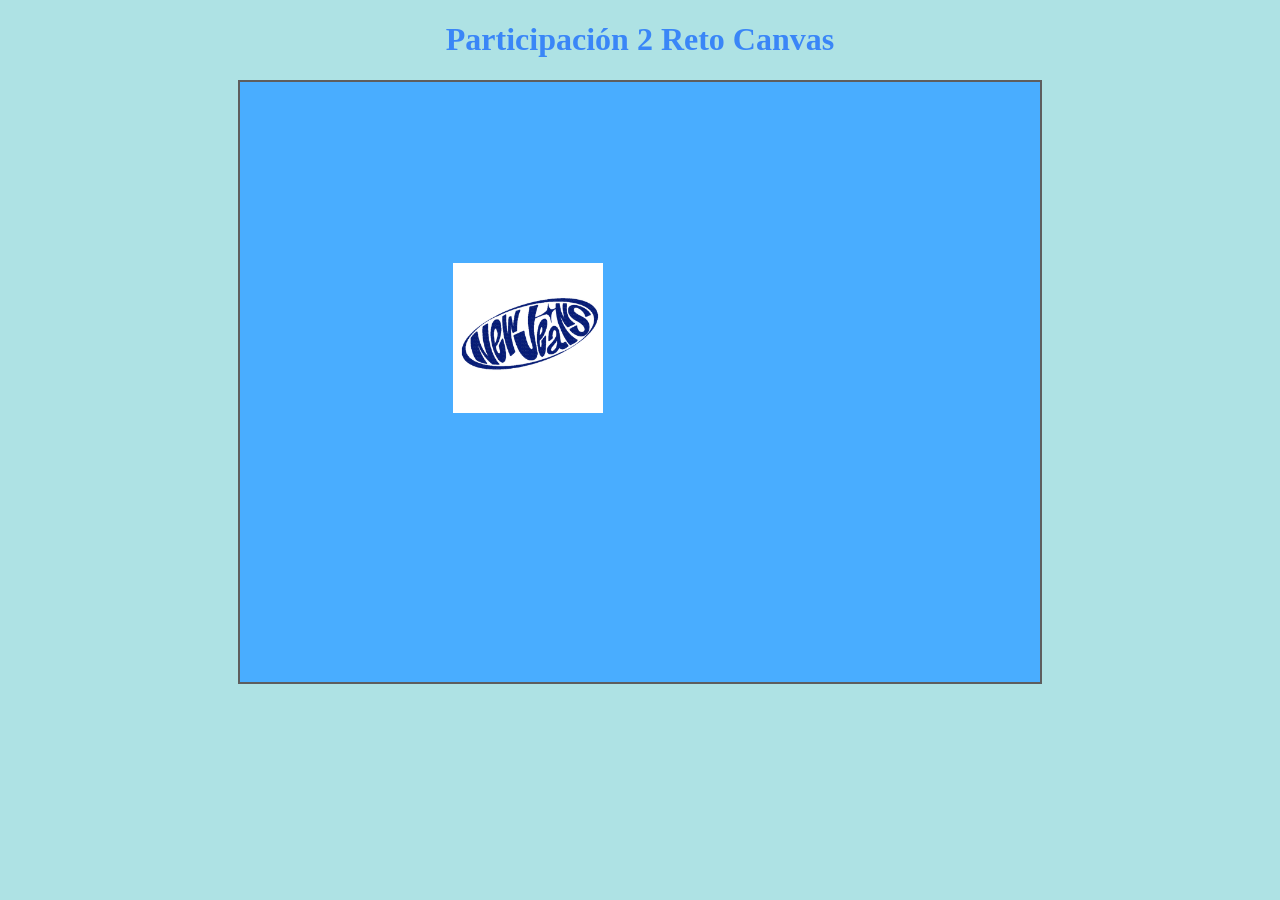
<file: actividades/p2/participacion02.html>
<!doctype html>
<html>
 <head>
   <meta charset="utf-8">
   <title>Participación 2 Reto Canvas</title>
   <style>
    body{
        text-align: center;
        background-color: rgb(174, 226, 228);
    }
    h1{
      color:rgb(58, 134, 247);
      font-family: 'Times New Roman', Times, serif;
    }
    canvas{
        border: 2px solid #5e5e5e;
        background-color: rgb(73, 173, 255);
    }
   </style>
   <script>
        var x = Math.random() * 650;
        var y = Math.random() * 450;
        var dx = 2;
        var dy = 2;
        var imagen = new Image();
        imagen.src = "newjeanslogo.png";
        function animate(){    
            requestAnimationFrame(animate);
            var canvas = document.getElementById("micanvas");
            var context = canvas.getContext("2d");
            context.clearRect(0, 0, innerWidth, innerHeight);
            context.drawImage(imagen, x, y, 150, 150);
            if (x > 650 || x < 0){
                dx = -dx;
            }
            if (y > 450 || y < 0){
                dy = -dy;
            }
            x += dx;
            y += dy;
        }
        animate();
   </script>
 </head>
 <body>
    <h1>Participación 2 Reto Canvas</h1>
    <canvas id="micanvas" width="800" height="600"></canvas>
 </body>
</html>
</file>
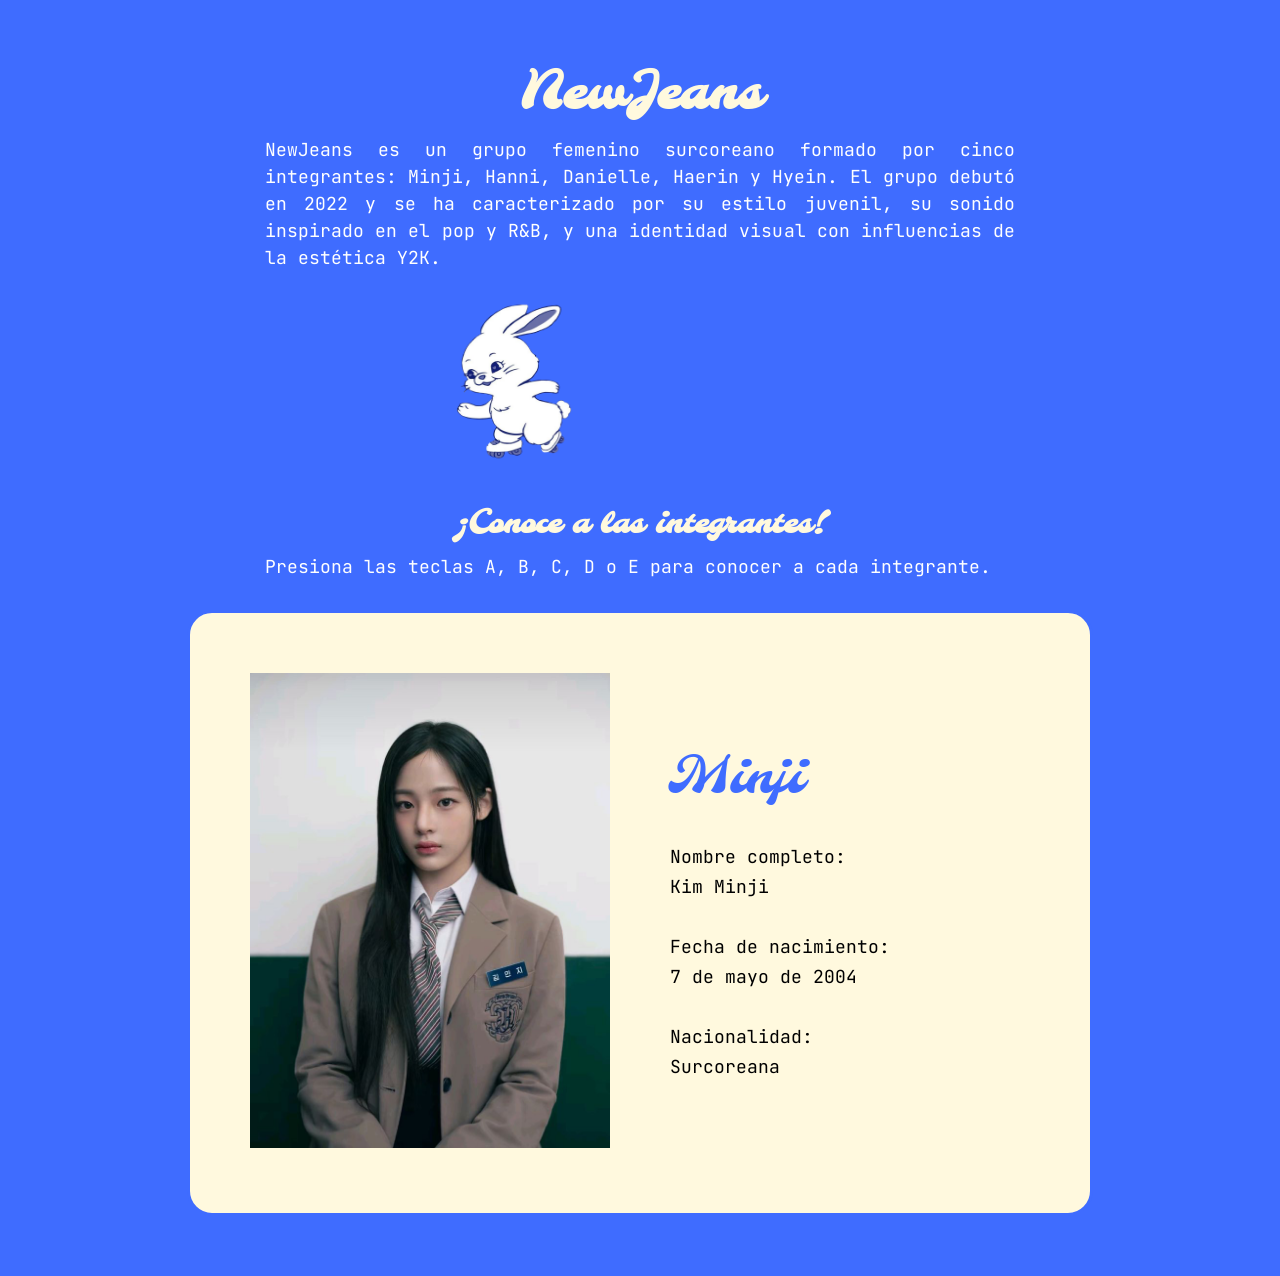
<file: actividades/parcial1/proyecto_newjeans.html>
<!doctype html>
<html>

<head>

  <meta charset="utf-8">

  <title>Proyecto Parcial NewJeans</title>

    <link rel="preconnect" href="https://fonts.googleapis.com">
    <link rel="preconnect" href="https://fonts.gstatic.com" crossorigin>
    <link href="https://fonts.googleapis.com/css2?family=JetBrains+Mono:ital,wght@0,100..800;1,100..800&family=Molle:ital@1&display=swap" rel="stylesheet">


  <style>

    body{
      text-align: center;
      background-color: #3f6cff;
      font-family: Arial, sans-serif;
      margin: 0;
      padding: 30px;
    }

    h1{
      color: #fff9de;
      font-size: 50px;
      margin-bottom: 10px;
      font-family: "Molle", cursive;
    }

    h2{
      color: #fff9de;
      font-size: 30px;
      margin-top: 35px;
      margin-bottom: 10px;
      font-family: "Molle", cursive;
    }

    p{
      color: #ffffff;
      font-size: 18px;
      max-width: 750px;
      margin: 0 auto 20px auto;
      line-height: 1.5;
      font-family: "JetBrains Mono", monospace;
      text-align: justify;
    }

    #bunnycanvas{
      display: block;
      margin: 10px auto 20px auto;
      border: none;
      background-color: transparent;
    }

    #micanvas{
      display: block;
      margin: 30px auto;
      border: 3px solid #3f6cff;
      background-color: #fff9de;
      border-radius: 25px;
    }

  </style>

</head>


<body>

  <h1>NewJeans</h1>

  <p>
    NewJeans es un grupo femenino surcoreano formado por cinco integrantes: Minji, Hanni, Danielle, Haerin y Hyein. El grupo debutó en 2022 y se ha caracterizado por su estilo juvenil, su sonido inspirado en el pop y R&B, y una identidad visual con influencias de la estética Y2K.
  </p>


  <canvas id="bunnycanvas" width="900" height="180"></canvas>


  <h2>¡Conoce a las integrantes!</h2>

  <p>
    Presiona las teclas A, B, C, D o E para conocer a cada integrante.
  </p>


  <canvas id="micanvas" width="900" height="600"></canvas>


  <script src="keycodes.js"></script>


  <script>

    var x = 0;
    var dx = 4;


    window.onload = function () {


      var bunnyCanvas = document.getElementById("bunnycanvas");
      var bunnyContext = bunnyCanvas.getContext("2d");


      var bunny = new Image();
      bunny.src = "bunny.png";


      function animateBunny(){

        requestAnimationFrame(animateBunny);


        bunnyContext.clearRect(
          0,
          0,
          bunnyCanvas.width,
          bunnyCanvas.height
        );


        bunnyContext.drawImage(
          bunny,
          x,
          10,
          120,
          160
        );


        if(x > bunnyCanvas.width - 120 || x < 0){

          dx = -dx;

        }


        x += dx;

      }


      bunny.onload = function(){

        animateBunny();

      };



      var canvas = document.getElementById("micanvas");

      var context = canvas.getContext("2d");


      var minji = new Image();
      minji.src = "minji.jpg";

      var hanni = new Image();
      hanni.src = "hanni.jpg";

      var danielle = new Image();
      danielle.src = "danielle.jpg";

      var haerin = new Image();
      haerin.src = "haerin.jpg";

      var hyein = new Image();
      hyein.src = "hyein.jpg";



      function dibujarMiembro(
        imagen,
        nombre,
        nombreCompleto,
        nacimiento,
        nacionalidad
      ){

        context.clearRect(
          0,
          0,
          canvas.width,
          canvas.height
        );


        context.drawImage(
          imagen,
          60,
          60,
          360,
          475
        );


        context.fillStyle = "#3f6cff";

        context.font = '50px "Molle"';

        context.fillText(
          nombre,
          480,
          180
        );


        context.fillStyle = "#000000";

        context.font = '18px "JetBrains Mono"';


        context.fillText(
          "Nombre completo:",
          480,
          250
        );

        context.fillText(
          nombreCompleto,
          480,
          280
        );


        context.fillText(
          "Fecha de nacimiento:",
          480,
          340
        );

        context.fillText(
          nacimiento,
          480,
          370
        );


        context.fillText(
          "Nacionalidad:",
          480,
          430
        );

        context.fillText(
          nacionalidad,
          480,
          460
        );

      }



      minji.onload = function(){

        dibujarMiembro(
          minji,
          "Minji",
          "Kim Minji",
          "7 de mayo de 2004",
          "Surcoreana"
        );

      };



      function onKeyboardEvent (event) {

        switch (event.keyCode) {


        case keycode.A:

          dibujarMiembro(
            minji,
            "Minji",
            "Kim Minji",
            "7 de mayo de 2004",
            "Surcoreana"
          );

          break;


        case keycode.B:

          dibujarMiembro(
            hanni,
            "Hanni",
            "Hanni Pham",
            "6 de octubre de 2004",
            "Vietnamita-australiana"
          );

          break;


        case keycode.C:

          dibujarMiembro(
            danielle,
            "Danielle",
            "Danielle June Marsh",
            "11 de abril de 2005",
            "Coreana-australiana"
          );

          break;


        case keycode.D:

          dibujarMiembro(
            haerin,
            "Haerin",
            "Kang Haerin",
            "15 de mayo de 2006",
            "Surcoreana"
          );

          break;


        case keycode.E:

          dibujarMiembro(
            hyein,
            "Hyein",
            "Lee Hyein",
            "21 de abril de 2008",
            "Surcoreana"
          );

          break;


        default:

          console.log(event.keyCode);

        }

      }


      window.addEventListener(
        'keydown',
        onKeyboardEvent,
        false
      );


    };

  </script>


</body>

</html>
</file>
<file: actividades/a3p2/style.css>
body {
  margin: 0;
  padding: 30px;
  text-align: center;
  background-color: #dcecff;
  font-family: Arial, sans-serif;
}

h1 {
  color: #3f6cff;
  font-size: 42px;
}

canvas {
  display: block;
  margin: 0 auto;

  background-image: url("fondo.png");
  background-size: 1000px 900px;
  background-repeat: no-repeat;

  border: 3px solid #3f6cff;
}
</file>
<file: actividades/a4p2/style.css>
body {
  text-align: center;
  background-color: #dcecff;
  font-family: Arial, sans-serif;
  background-image: url("fondopagina.jpg");
  background-size: cover;
}

h1 {
  color: #e67b00;
  font-family: "Black And White Picture", system-ui;
  font-weight: 400;
  font-style: normal;
  font-size: 90px;
}

canvas {
  display: block;
  margin: 0 auto;
  background-image: url("fondo.jpg");
  background-size: 1000px 700px;
  background-repeat: no-repeat;
  border: 3px solid #3f6cff;
}
</file>
